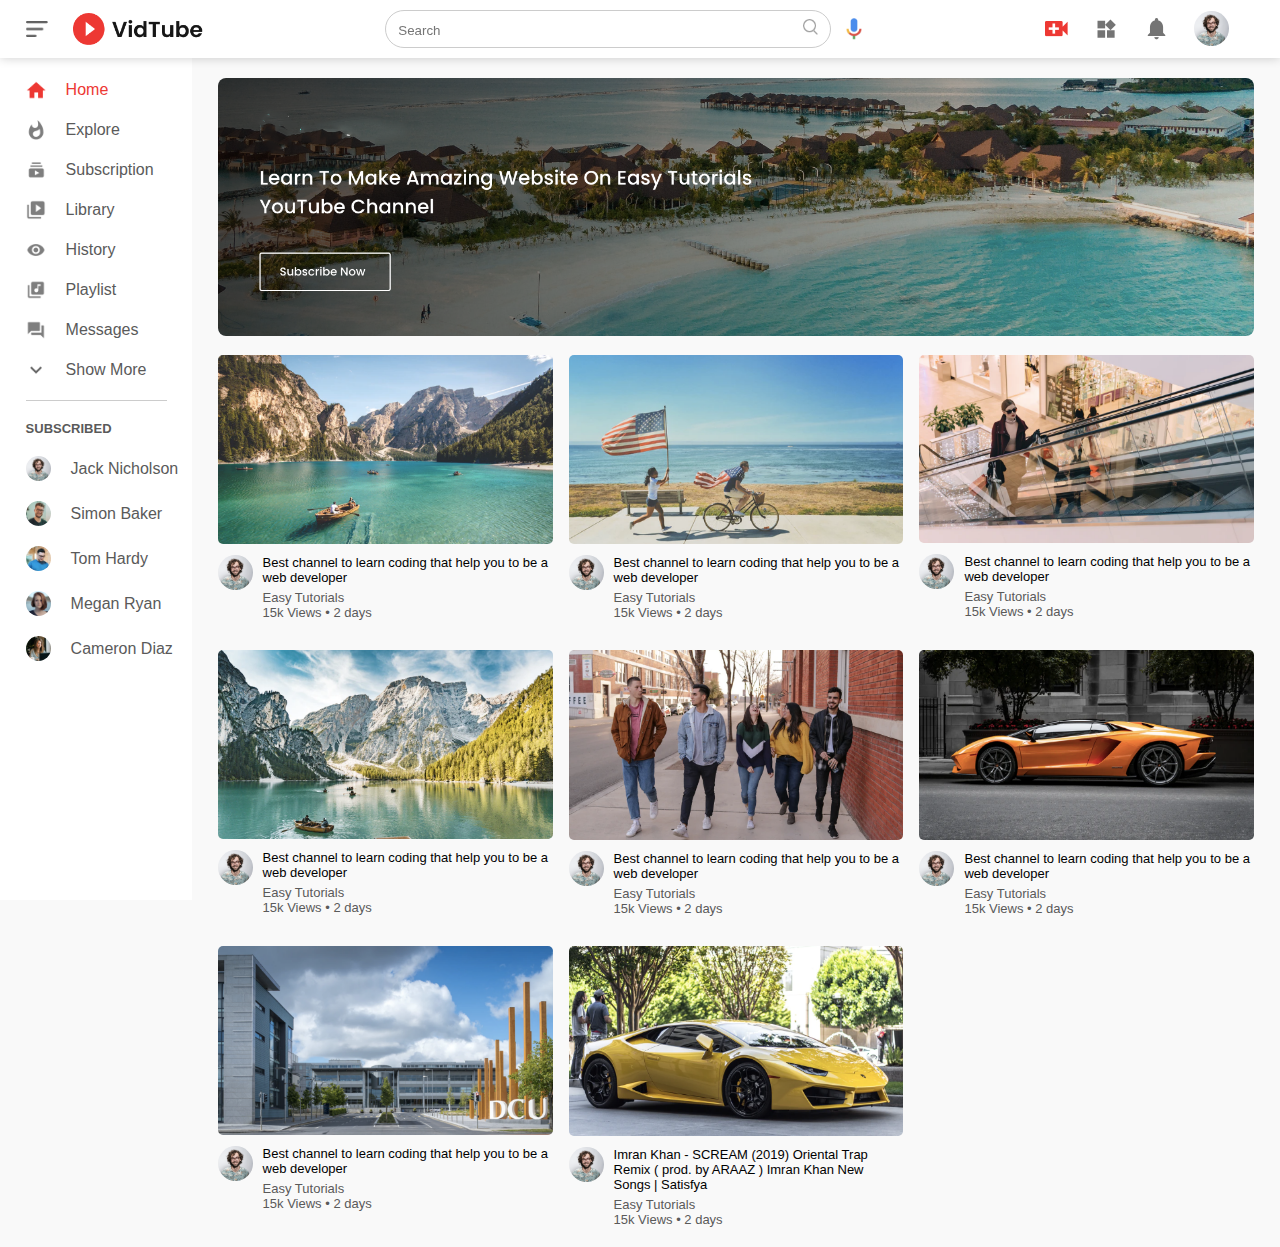
<file: index.html>
<!DOCTYPE html>
<html lang="en">
<head>
    <meta charset="UTF-8">
    <meta http-equiv="X-UA-Compatible" content="IE=edge">
    <meta name="viewport" content="width=device-width, initial-scale=1.0">
    <title>VidTube - An Video Sharing Website</title>
    <link rel="stylesheet" href="style.css">
</head>
<body>
    <!-- Navigation Start -->
    <nav class="flex-div">
        <div class="nav-left flex-div">
            <img src="images/menu.png" class="menu-icon">
            <img src="images/logo.png"  class="logo">
        </div>
        <div class="nav-middle flex-div">
            <div class="search-box">
                <input type="text" name="search" placeholder="Search">
                <img src="images/search.png" >
            </div>

            <img src="images/voice-search.png" class="mic-icon">
        </div>
        <div class="nav-right flex-div">
            <img src="images/upload.png" >
            <img src="images/more.png" >
            <img src="images/notification.png" >
            <img src="images/Jack.png" class="user-icon">
        </div>
    </nav>
    <!-- Navigation End -->

    <!--------------- Sidebar Start --------------->
    <div class="sidebar">
        <div class="shortcut-links">
            <a href="javascript:void(0)">
                <img src="images/home.png"><p>Home</p>
            </a>
            <a href="javascript:void(0)">
                <img src="images/explore.png"><p>Explore</p>
            </a>
            <a href="javascript:void(0)">
                <img src="images/subscriprion.png"><p>Subscription</p>
            </a>
            <a href="javascript:void(0)">
                <img src="images/library.png"><p>Library</p>
            </a>
            <a href="javascript:void(0)">
                <img src="images/history.png"><p>History</p>
            </a>
            <a href="javascript:void(0)">
                <img src="images/playlist.png"><p>Playlist</p>
            </a>
            <a href="javascript:void(0)">
                <img src="images/messages.png"><p>Messages</p>
            </a>
            <a href="javascript:void(0)">
                <img src="images/show-more.png"><p>Show More</p>
            </a>
            <hr>
        </div>
        <div class="subscribed-list">
            <h3>SUBSCRIBED</h3>
            <a href="javascript:void(0)">
                <img src="images/Jack.png"><p>Jack Nicholson</p>
            </a>
            <a href="javascript:void(0)">
                <img src="images/simon.png"><p>Simon Baker</p>
            </a>
            <a href="javascript:void(0)">
                <img src="images/tom.png"><p>Tom Hardy</p>
            </a>
            <a href="javascript:void(0)">
                <img src="images/megan.png"><p>Megan Ryan</p>
            </a>
            <a href="javascript:void(0)">
                <img src="images/cameron.png"><p>Cameron Diaz</p>
            </a>
        </div>
    </div>
    <!--------------- Sidebar End --------------->
    <!--------------- Main Start --------------->

    <div class="container">
        <div class="banner">
            <img src="images/banner.png">
        </div>

        <div class="list-container">
            <div class="vid-list">
                <a href="play-video.html">
                    <img src="images/thumbnail1.png" class="thumbnail">
                </a>
                <div class="flex-div">
                    <img src="images/Jack.png">
                    <div class="vid-info">
                        <a href="">Best channel to learn coding that help you to be a web developer</a>
                        <p>Easy Tutorials</p>
                        <p>15k Views &bull; 2 days</p>
                    </div>
                </div>
            </div>
            <div class="vid-list">
                <a href="play-video.html">
                    <img src="images/thumbnail2.png" class="thumbnail">
                </a>
                <div class="flex-div">
                    <img src="images/Jack.png">
                    <div class="vid-info">
                        <a href="">Best channel to learn coding that help you to be a web developer</a>
                        <p>Easy Tutorials</p>
                        <p>15k Views &bull; 2 days</p>
                    </div>
                </div>
            </div>
            <div class="vid-list">
                <a href="play-video.html">
                    <img src="images/thumbnail3.png" class="thumbnail">
                </a>
                <div class="flex-div">
                    <img src="images/Jack.png">
                    <div class="vid-info">
                        <a href="">Best channel to learn coding that help you to be a web developer</a>
                        <p>Easy Tutorials</p>
                        <p>15k Views &bull; 2 days</p>
                    </div>
                </div>
            </div>
            <div class="vid-list">
                <a href="play-video.html">
                    <img src="images/thumbnail4.png" class="thumbnail">
                </a>
                <div class="flex-div">
                    <img src="images/Jack.png">
                    <div class="vid-info">
                        <a href="">Best channel to learn coding that help you to be a web developer</a>
                        <p>Easy Tutorials</p>
                        <p>15k Views &bull; 2 days</p>
                    </div>
                </div>
            </div>
            <div class="vid-list">
                <a href="play-video.html">
                    <img src="images/thumbnail5.png" class="thumbnail">
                </a>
                <div class="flex-div">
                    <img src="images/Jack.png">
                    <div class="vid-info">
                        <a href="">Best channel to learn coding that help you to be a web developer</a>
                        <p>Easy Tutorials</p>
                        <p>15k Views &bull; 2 days</p>
                    </div>
                </div>
            </div>
            <div class="vid-list">
                <a href="play-video.html">
                    <img src="images/thumbnail6.png" class="thumbnail">
                </a>
                <div class="flex-div">
                    <img src="images/Jack.png">
                    <div class="vid-info">
                        <a href="">Best channel to learn coding that help you to be a web developer</a>
                        <p>Easy Tutorials</p>
                        <p>15k Views &bull; 2 days</p>
                    </div>
                </div>
            </div>
            <div class="vid-list">
                <a href="play-video.html">
                    <img src="images/thumbnail7.png" class="thumbnail">
                </a>
                <div class="flex-div">
                    <img src="images/Jack.png">
                    <div class="vid-info">
                        <a href="">Best channel to learn coding that help you to be a web developer</a>
                        <p>Easy Tutorials</p>
                        <p>15k Views &bull; 2 days</p>
                    </div>
                </div>
            </div>
            <div class="vid-list">
                <a href="play-video.html">
                    <img src="images/thumbnail8.png" class="thumbnail">
                </a>
                <div class="flex-div">
                    <img src="images/Jack.png">
                    <div class="vid-info">
                        <a href="">Imran Khan - SCREAM (2019) Oriental Trap Remix ( prod. by ARAAZ ) Imran Khan New Songs | Satisfya</a>
                        <p>Easy Tutorials</p>
                        <p>15k Views &bull; 2 days</p>
                    </div>
                </div>
            </div>
        </div>
    </div>

    <!--------------- Main End --------------->
    <script src="main.js"></script>
</body>
</html>
</file>
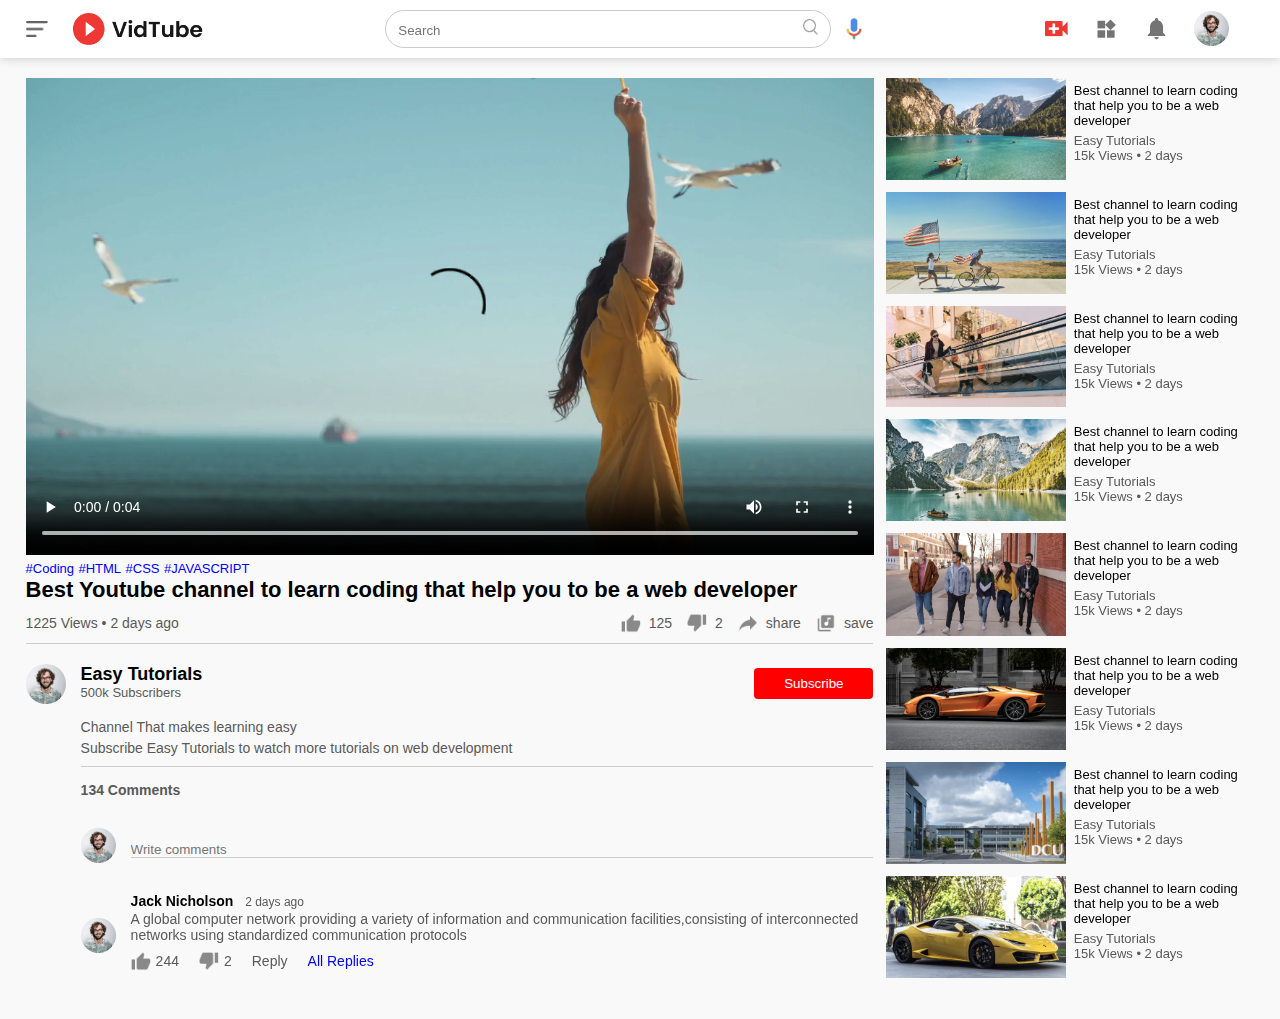
<file: play-video.html>
<!DOCTYPE html>
<html lang="en">
<head>
    <meta charset="UTF-8">
    <meta http-equiv="X-UA-Compatible" content="IE=edge">
    <meta name="viewport" content="width=device-width, initial-scale=1.0">
    <title>Play Video - Vidtube</title>
    <link rel="stylesheet" href="style.css">
</head>
<body>
    <!-- Navigation Start -->
    <nav class="flex-div">
        <div class="nav-left flex-div">
            <img src="images/menu.png" class="menu-icon">
            <img src="images/logo.png"  class="logo">
        </div>
        <div class="nav-middle flex-div">
            <div class="search-box">
                <input type="text" name="search" placeholder="Search">
                <img src="images/search.png" >
            </div>

            <img src="images/voice-search.png" class="mic-icon">
        </div>
        <div class="nav-right flex-div">
            <img src="images/upload.png" >
            <img src="images/more.png" >
            <img src="images/notification.png" >
            <img src="images/Jack.png" class="user-icon">
        </div>
    </nav>
    <!-- Navigation End -->

    <div class="container play-container">
        <div class="row">
            <div class="play-video">
                <video controls autoplay>
                    <source src="images/video.mp4" type="video/mp4">
                </video>
                <div class="tags">
                    <a href="javascript:void(0)">#Coding</a>
                    <a href="javascript:void(0)">#HTML</a>
                    <a href="javascript:void(0)">#CSS</a>
                    <a href="javascript:void(0)">#JAVASCRIPT</a>
                </div>
                <h3>Best Youtube channel to learn coding that help you to be a web developer</h3>
                <div class="play-video-info">
                    <p>1225 Views &bull; 2 days ago</p>
                    <div>
                        <a href="">
                            <img src="images/like.png" >125
                        </a>
                        <a href="">
                            <img src="images/dislike.png" >2
                        </a>
                        <a href="">
                            <img src="images/share.png" >share
                        </a>
                        <a href="">
                            <img src="images/save.png" >save
                        </a>
                    </div>
                </div>
                <hr>
                <div class="publisher">
                    <img src="images/Jack.png">
                    <div>
                        <p>Easy Tutorials</p>
                        <span>500k Subscribers</span>
                    </div>
                    <button type="button">Subscribe</button>
                </div>

                <div class="vid-description">
                    <p>Channel That makes learning easy</p>
                    <p>Subscribe Easy Tutorials to watch more tutorials on web development</p>
                    <hr>
                    <h4>134 Comments</h4>
                    <div class="add-comment">
                        <img src="images/Jack.png">
                        <input type="text" placeholder="Write comments">
                    </div>
                    <div class="old-comment">
                        <img src="images/Jack.png">
                        <div>
                            <h3>Jack Nicholson <span>2 days ago</span></h3>
                            <p>A global computer network providing a variety of information and communication facilities,consisting of interconnected networks using standardized communication protocols</p>
                            <div class="comment-action">
                                <img src="images/like.png">
                                <span>244</span>
                                <img src="images/dislike.png">
                                <span>2</span>
                                <span>Reply</span>
                                <a href="">All Replies</a>
                            </div>
                        </div>
                    </div>
                </div>
            </div>
            <div class="right-sidebar">
                <div class="side-video-list">
                    <a href="play-video.html" class="small-thumbnail">
                        <img src="images/thumbnail1.png">
                    </a>
                    <div class="vid-info">
                        <a href="">
                            <a href="">Best channel to learn coding that help you to be a web developer</a>
                            <p>Easy Tutorials</p>
                            <p>15k Views &bull; 2 days</p>
                        </a>
                    </div>
                </div>
                <div class="side-video-list">
                    <a href="play-video.html" class="small-thumbnail">
                        <img src="images/thumbnail2.png">
                    </a>
                    <div class="vid-info">
                        <a href="">
                            <a href="">Best channel to learn coding that help you to be a web developer</a>
                            <p>Easy Tutorials</p>
                            <p>15k Views &bull; 2 days</p>
                        </a>
                    </div>
                </div>
                <div class="side-video-list">
                    <a href="play-video.html" class="small-thumbnail">
                        <img src="images/thumbnail3.png">
                    </a>
                    <div class="vid-info">
                        <a href="">
                            <a href="">Best channel to learn coding that help you to be a web developer</a>
                            <p>Easy Tutorials</p>
                            <p>15k Views &bull; 2 days</p>
                        </a>
                    </div>
                </div>
                <div class="side-video-list">
                    <a href="play-video.html" class="small-thumbnail">
                        <img src="images/thumbnail4.png">
                    </a>
                    <div class="vid-info">
                        <a href="">
                            <a href="">Best channel to learn coding that help you to be a web developer</a>
                            <p>Easy Tutorials</p>
                            <p>15k Views &bull; 2 days</p>
                        </a>
                    </div>
                </div>
                <div class="side-video-list">
                    <a href="play-video.html" class="small-thumbnail">
                        <img src="images/thumbnail5.png">
                    </a>
                    <div class="vid-info">
                        <a href="">
                            <a href="">Best channel to learn coding that help you to be a web developer</a>
                            <p>Easy Tutorials</p>
                            <p>15k Views &bull; 2 days</p>
                        </a>
                    </div>
                </div>
                <div class="side-video-list">
                    <a href="play-video.html" class="small-thumbnail">
                        <img src="images/thumbnail6.png">
                    </a>
                    <div class="vid-info">
                        <a href="">
                            <a href="">Best channel to learn coding that help you to be a web developer</a>
                            <p>Easy Tutorials</p>
                            <p>15k Views &bull; 2 days</p>
                        </a>
                    </div>
                </div>
                <div class="side-video-list">
                    <a href="play-video.html" class="small-thumbnail">
                        <img src="images/thumbnail7.png">
                    </a>
                    <div class="vid-info">
                        <a href="">
                            <a href="">Best channel to learn coding that help you to be a web developer</a>
                            <p>Easy Tutorials</p>
                            <p>15k Views &bull; 2 days</p>
                        </a>
                    </div>
                </div>
                <div class="side-video-list">
                    <a href="play-video.html" class="small-thumbnail">
                        <img src="images/thumbnail8.png">
                    </a>
                    <div class="vid-info">
                        <a href="">
                            <a href="">Best channel to learn coding that help you to be a web developer</a>
                            <p>Easy Tutorials</p>
                            <p>15k Views &bull; 2 days</p>
                        </a>
                    </div>
                </div>
            </div>
        </div>
    </div>
</body>
</html>
</file>
<file: style.css>
*{
    margin: 0;
    padding: 0;
    font-family: "poppins" ,sans-serif;
    box-sizing: border-box;
}

a{
    text-decoration: none;
    color: #5a5a5a;
}
img{
    cursor: pointer;
}

.flex-div{
    display: flex;
    align-items: center;
}

/* Navbar Start */

nav{
    padding: 10px 2%;
    justify-content: space-between;
    box-shadow: 0 0 10px rgba(0, 0, 0, 0.2);
    background: #fff;
    position: sticky;
    top: 0;
    z-index: 10;
}

.nav-right img{
    width: 25px;
    margin-right: 25px;
}

.nav-right .user-icon{
    width: 35px;
    border-radius: 50%;
}
.nav-left .menu-icon{
    width: 22px;
    margin-right: 25px;
}

.nav-left .logo{
    width: 130px;
}

.nav-middle .mic-icon {
    width: 16px;
}

.nav-middle .search-box{
    border: 1px solid #ccc;
    margin-right:15px;
    padding: 8px 12px;
    border-radius: 25px;
}

.nav-middle .search-box input{
    width: 400px;
    border: 0;
    outline: 0;
    background: transparent;
}

.nav-middle .search-box img{
    width: 15px;
}



/* Navbar End */

/* Sidebar Start */
.sidebar{
    background: white;
    width: 15%;
    height: 100vh;
    position: fixed;
    top: 0;
    padding-left:2%;
    padding-top: 80px;
    /* overflow: auto; */
}

.shortcut-links a img{
    width: 20px;
    margin-right: 20px;
}

.shortcut-links a{
    display: flex;
    align-items: center;
    margin-bottom: 20px;
    width: fit-content;
    flex-wrap: wrap;
}

.shortcut-links a:first-child{
    color: #ed3833;
}

.sidebar hr{
    border: 0;
    height: 1px;
    background: #ccc;
    width: 85%;
}

.subscribed-list h3{
    font-size: 13px;
    margin: 20px 0;
    color: #5a5a5a;
}

.subscribed-list a{
    display: flex;
    align-items: center;
    margin-bottom: 20px;
    width: fit-content;
    flex-wrap: wrap;
}

.subscribed-list a img{
    width: 25px;
    border-radius: 50%;
    margin-right: 20px;
}

.small-sidebar{
    width: 5%;
}

.small-sidebar a p{
    display: none;
}

.small-sidebar h3{
    display: none;
}

.small-sidebar hr{
    width: 50%;
    margin-bottom:25px;
}

/* Sidebar End */

/* Main Start */
.container{
    background: #f9f9f9;
    padding-left: 17%;
    padding-right: 2%;
    padding-top: 20px;
    padding-bottom: 20px;
}

.large-container{
    padding-left: 7%;
}

.container .banner{
    width: 100%;
}

.banner{
    width: 100%;
}

.banner img{
    width: 100%;
    border-radius: 8px;
}

.list-container{
    display: grid;
    grid-template-columns: repeat(auto-fit,minmax(250px,1fr));
    grid-column-gap: 16px;
    grid-row-gap: 30px;
    margin-top: 15px;
}

.list-container .vid-list .thumbnail{
    width: 100%;
    border-radius: 5px;
}

.vid-list .flex-div{
    align-items: flex-start;
    margin-top: 7px;
}

.vid-list .flex-div img{
    width: 35px;
    margin-right: 10px;
    border-radius: 50%;
}

.vid-info{
    color: #5a5a5a;
    font-size: 13px;
}

.vid-info a{
    color: #000;
    font-weight: 600px;
    display: block;
    margin-bottom: 5px;
}
/* Main End */


/* Play video Page start */
.play-container{
    padding-left: 2%;
}

.row{
    display: flex;
    justify-content: space-between;
    flex-wrap: wrap;
}

.play-video{
    flex-basis: 69%;
}
.right-sidebar{
    flex-basis: 30%;
}

.play-video video{
    width: 100%;
}

.side-video-list{
    display: flex;
    justify-content: space-between;
    margin-bottom:8px;
}

.side-video-list img{
    width: 100%;
}

.side-video-list .small-thumbnail{
    flex-basis: 49%;
}

.side-video-list .vid-info{
    flex-basis: 49%;
}

.play-video .tags a{
    color: #0000ff;
    font-size: 13px;
}

.play-video h3{
    font-weight: 600;
    font-size: 22px;
}

.play-video .play-video-info{
    display: flex;
    align-items: center;
    justify-content: space-between;
    flex-wrap: wrap;
    margin-top: 10px;
    font-size: 14px;
    color: #5a5a5a;
}

.play-video .play-video-info div{
    display: flex;
}

.play-video .play-video-info a img{
    width: 20px;
    margin-right: 8px;
}

.play-video .play-video-info a{
    display: flex;
    align-items: center;
    margin-left: 15px;
}

.play-video hr{
    border: 0;
    height: 1px;
    background: #ccc;
    margin: 10px 0;
}

.publisher{
    display: flex;
    align-items: center;
    margin-top: 20px;
}

.publisher div{
    flex: 1;
    line-height: 18px;
}

.publisher img{
    width: 40px;
    border-radius: 50%;
    margin-right: 15px;
}

.publisher div p{
    color: #000;
    font-weight:600;
    font-size: 18px;
}

.publisher div span{
    font-size: 13px;
    color: #5a5a5a;
}

.publisher button{
    background: red;
    color: #fff;
    padding: 8px 30px;
    border: 0;
    outline: 0;
    border-radius: 4px;
    cursor: pointer;
}

.vid-description{
    padding-left: 55px;
    margin: 15px 0;
}

.vid-description p{
    font-size: 14px;
    margin-bottom: 5px;
    color: #5a5a5a;
}

.vid-description h4{
    font-size: 14px;
    color: #5a5a5a;
    margin-top: 15px;
}

.add-comment{
   display: flex;
   align-items: center;
   margin: 30px 0;
}

.add-comment img{
    width: 35px;
    border-radius: 50%;
    margin-right: 15px;
}

.add-comment input{
    border: 0;
    outline: 0;
    border-bottom: 1px solid #ccc;
    width: 100%;
    padding-top: 10px;
    background: transparent;
}

.old-comment{
    display: flex;
    align-items: center;
    margin: 20px 0;
}

.old-comment img{
    width: 35px;
    border-radius: 50%;
    margin-right: 15px;
}

.old-comment h3{
    font-size: 14px;
    margin-bottom: 2px;
}

.old-comment h3 span{
    color: #5a5a5a;
    font-size: 12px;
    font-weight: 500;
    margin-left: 8px;
}

.old-comment .comment-action{
    display: flex;
    align-items: center;
    margin: 8px 0;
    font-size: 14px;
}

.old-comment .comment-action img{
    border-radius: 0;
    width: 20px;
    margin-right: 5px;
}

.old-comment .comment-action span{
    margin-right: 20px;
    color: #5a5a5a;
}

.old-comment .comment-action a{
    color: #0000ff;
}


@media (max-width:900px){
    .play-video{
        flex-basis: 100%;
    }

    .right-sidebar{
        flex-basis: 100%;
    }

    .play-container{
        padding-left: 5%;
    }
    .vid-description{
        padding-left: 0;
    }

    .play-video .play-video-info a{
        margin-left: 0;
        margin-right: 15px;
        margin-top: 15px;
    }
}
/* Play video Page end */



@media (max-width:900px){
    .menu-icon{
        display: none;
    }
    .sidebar{
        display: none;
    }
    .container,.large-container{
        padding-left: 5%;
        padding-right: 5%;
    }

    .nav-right img{
        display: none;
    }

    .nav-right .user-icon{
        display: block;
        width: 30px;
    }

    .nav-middle .search-box input{
        width: 88%;
    }

    .nav-middle .mic-icon{
        display: none;
    }
    .logo{
        width: 90px;
    }
}
</file>
